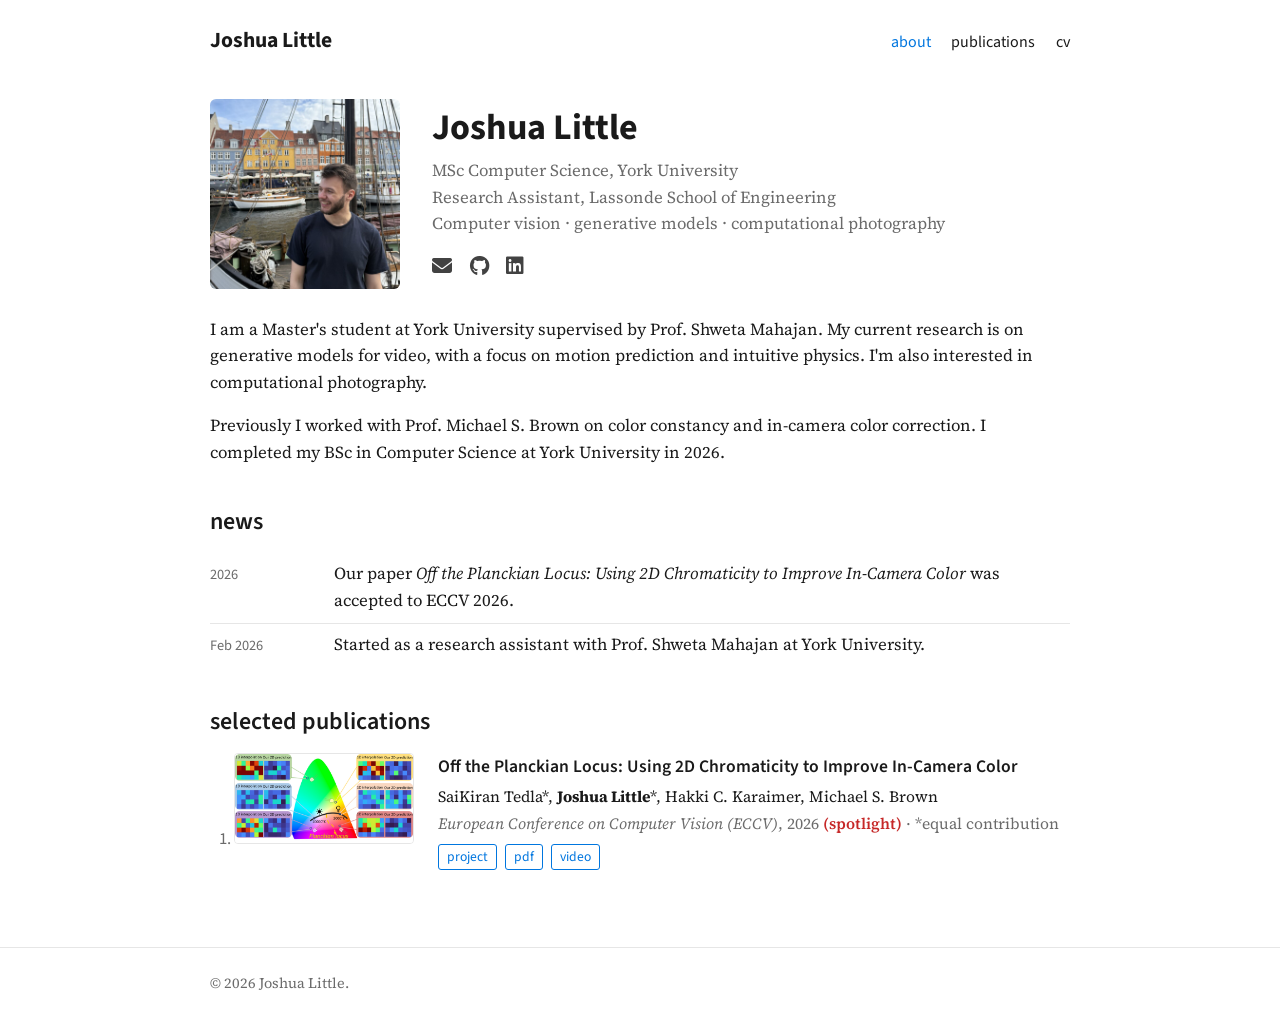
<file: index.html>
<!DOCTYPE html>
<html lang="en">

<head>
  <meta charset="utf-8">
  <meta name="viewport" content="width=device-width, initial-scale=1, shrink-to-fit=no">
  <title>Joshua Little</title>
  <meta name="description" content="Joshua Little — MSc student in Computer Science at York University, working on computer vision and computational photography.">

  <link rel="preconnect" href="https://fonts.googleapis.com">
  <link rel="preconnect" href="https://fonts.gstatic.com" crossorigin>
  <link rel="stylesheet" href="https://fonts.googleapis.com/css2?family=Source+Serif+4:ital,wght@0,400;0,600;0,700;1,400&family=Source+Sans+3:wght@400;600;700&display=swap">
  <link rel="stylesheet" href="https://cdnjs.cloudflare.com/ajax/libs/font-awesome/6.5.2/css/all.min.css" crossorigin="anonymous" referrerpolicy="no-referrer">

  <link rel="stylesheet" href="/assets/css/main.css">
  <link rel="canonical" href="/">
</head>

<body>

  <!-- Header -->
  <header class="site-header">
    <div class="container">
      <nav class="site-nav">
        <a class="site-title" href="/">Joshua Little</a>
        <span class="nav-links">
          <a href="/" class="active">about</a>
          <a href="/publications.html">publications</a>
          <a href="/assets/pdf/cv.pdf">cv</a>
        </span>
      </nav>
    </div>
  </header>

  <!-- Content -->
  <main>
    <div class="container">

      <div class="profile-section">
        <img class="profile-img" src="/assets/img/prof_pic.jpg" alt="Joshua Little">
        <div class="profile-info">
          <h1 class="profile-name">Joshua Little</h1>
          <p class="profile-desc">
            MSc Computer Science, York University<br>
            Research Assistant, Lassonde School of Engineering<br>
            Computer vision &middot; generative models &middot; computational photography
          </p>
          <div class="profile-social">
            <a href="mailto:jelittle@yorku.ca" title="Email"><i class="fas fa-envelope"></i></a>
            <a href="https://github.com/jelittle" target="_blank" rel="noopener" title="GitHub"><i class="fab fa-github"></i></a>
            <a href="https://www.linkedin.com/in/joshelittle/" target="_blank" rel="noopener" title="LinkedIn"><i class="fab fa-linkedin"></i></a>
          </div>
        </div>
      </div>

      <!-- About -->
      <section class="about-content">
        <p>
          I am a Master's student at York University supervised by Prof. Shweta Mahajan. My current
          research is on generative models for video, with a focus on motion prediction and intuitive
          physics. I'm also interested in computational photography.
        </p>

        <p>
          Previously I worked with Prof. Michael S. Brown on color constancy and in-camera color
          correction. I completed my BSc in Computer Science at York University in 2026.
        </p>
      </section>

      <!-- News -->
      <section class="news-section">
        <h2>news</h2>
        <ul class="news-list">
          <li class="news-item">
            <span class="news-date">2026</span>
            <span class="news-content">
              Our paper <em>Off the Planckian Locus: Using 2D Chromaticity to Improve In-Camera Color</em>
              was accepted to ECCV 2026.
            </span>
          </li>
          <li class="news-item">
            <span class="news-date">Feb 2026</span>
            <span class="news-content">
              Started as a research assistant with Prof. Shweta Mahajan at York University.
            </span>
          </li>
        </ul>
      </section>

      <!-- Selected publications -->
      <section class="publications">
        <h2>selected publications</h2>
        <ol class="bibliography">
          <li>
            <div class="pub-entry">
              <div class="pub-thumbnail">
                <img src="/assets/img/publication/thumbnail/eccv2026-planckian.png" class="publication-img" alt="Off the Planckian Locus">
              </div>
              <div class="pub-details" id="tedla2026planckian">
                <div class="pub-title">
                  <a href="https://ccmmlp.github.io/" target="_blank" rel="noopener">Off the Planckian Locus: Using 2D Chromaticity to Improve In-Camera Color</a>
                </div>
                <div class="pub-authors">
                  SaiKiran Tedla*, <strong>Joshua Little</strong>*, Hakki C. Karaimer, Michael S. Brown
                </div>
                <div class="pub-venue">
                  <em>European Conference on Computer Vision (ECCV)</em>, 2026 <span class="pub-award">(spotlight)</span>
                  <span>&middot; *equal contribution</span>
                </div>
                <div class="pub-links">
                  <a href="https://ccmmlp.github.io/" class="pub-link" target="_blank">project</a>
                  <a href="https://arxiv.org/abs/2511.17133" class="pub-link" target="_blank">pdf</a>
                  <a href="https://www.youtube.com/watch?v=vRalX0D2IlI" class="pub-link" target="_blank">video</a>
                </div>
              </div>
            </div>
          </li>
        </ol>
      </section>

    </div>
  </main>

  <!-- Footer -->
  <footer>
    <div class="container">
      &copy; 2026 Joshua Little.
    </div>
  </footer>

</body>

</html>
</file>
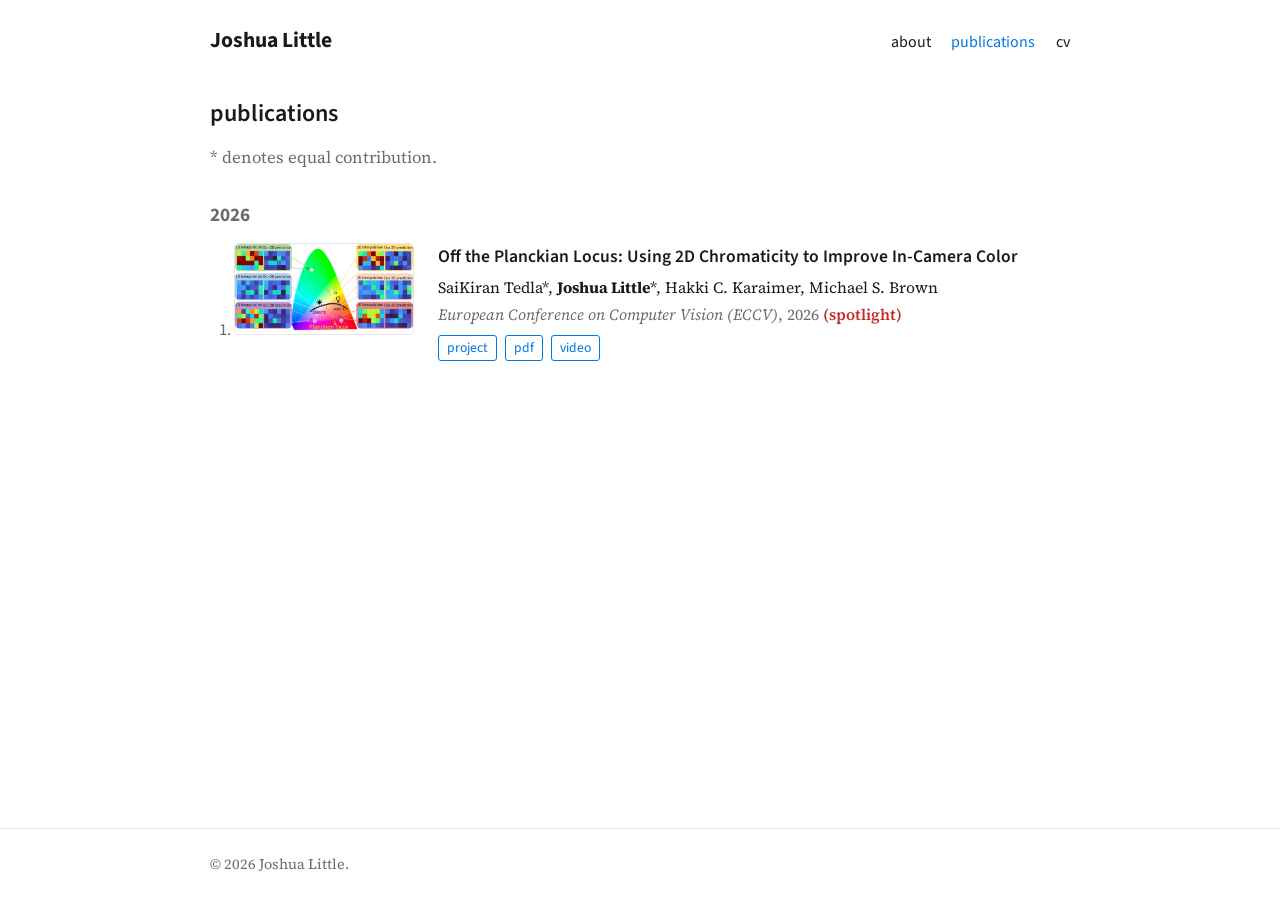
<file: publications.html>
<!DOCTYPE html>
<html lang="en">

<head>
  <meta charset="utf-8">
  <meta name="viewport" content="width=device-width, initial-scale=1, shrink-to-fit=no">
  <title>publications | Joshua Little</title>
  <meta name="description" content="Publications by Joshua Little.">

  <link rel="preconnect" href="https://fonts.googleapis.com">
  <link rel="preconnect" href="https://fonts.gstatic.com" crossorigin>
  <link rel="stylesheet" href="https://fonts.googleapis.com/css2?family=Source+Serif+4:ital,wght@0,400;0,600;0,700;1,400&family=Source+Sans+3:wght@400;600;700&display=swap">
  <link rel="stylesheet" href="https://cdnjs.cloudflare.com/ajax/libs/font-awesome/6.5.2/css/all.min.css" crossorigin="anonymous" referrerpolicy="no-referrer">

  <link rel="stylesheet" href="/assets/css/main.css">
  <link rel="canonical" href="/publications.html">
</head>

<body>

  <!-- Header -->
  <header class="site-header">
    <div class="container">
      <nav class="site-nav">
        <a class="site-title" href="/">Joshua Little</a>
        <span class="nav-links">
          <a href="/">about</a>
          <a href="/publications.html" class="active">publications</a>
          <a href="/assets/pdf/cv.pdf">cv</a>
        </span>
      </nav>
    </div>
  </header>

  <!-- Content -->
  <main>
    <div class="container">

      <section>
        <h2 style="margin-top:2rem">publications</h2>
        <p style="color:var(--muted)">
          <!-- TODO: optional note, e.g. a link to your Google Scholar profile. -->
          * denotes equal contribution.
        </p>

        <h3 class="year-heading">2026</h3>
        <ol class="bibliography">
          <li>
            <div class="pub-entry">
              <div class="pub-thumbnail">
                <img src="/assets/img/publication/thumbnail/eccv2026-planckian.png" class="publication-img" alt="Off the Planckian Locus">
              </div>
              <div class="pub-details" id="tedla2026planckian">
                <div class="pub-title">
                  <a href="https://ccmmlp.github.io/" target="_blank" rel="noopener">Off the Planckian Locus: Using 2D Chromaticity to Improve In-Camera Color</a>
                </div>
                <div class="pub-authors">
                  SaiKiran Tedla*, <strong>Joshua Little</strong>*, Hakki C. Karaimer, Michael S. Brown
                </div>
                <div class="pub-venue">
                  <em>European Conference on Computer Vision (ECCV)</em>, 2026 <span class="pub-award">(spotlight)</span>
                </div>
                <div class="pub-links">
                  <a href="https://ccmmlp.github.io/" class="pub-link" target="_blank">project</a>
                  <a href="https://arxiv.org/abs/2511.17133" class="pub-link" target="_blank">pdf</a>
                  <a href="https://www.youtube.com/watch?v=vRalX0D2IlI" class="pub-link" target="_blank">video</a>
                </div>
              </div>
            </div>
          </li>
        </ol>

        <!-- TODO: duplicate the <h3 class="year-heading"> + <ol class="bibliography"> block
             above for each additional year. -->

      </section>

    </div>
  </main>

  <!-- Footer -->
  <footer>
    <div class="container">
      &copy; 2026 Joshua Little.
    </div>
  </footer>

</body>

</html>
</file>
<file: assets/css/main.css>
/* ---------------------------------------------------------------
   Joshua Little — personal site
   Minimal academic layout: serif body, sans-serif UI, single column.
   --------------------------------------------------------------- */

:root {
  --bg: #ffffff;
  --text: #1a1a1a;
  --muted: #6b6b6b;
  --rule: #e6e6e6;
  --link: #0076df;
  --link-hover: #00369f;
  --icon: #424242;
  --accent-red: #c62828;
  --serif: "Source Serif 4", Georgia, "Times New Roman", serif;
  --sans: "Source Sans 3", "Helvetica Neue", Helvetica, Arial, sans-serif;
  --container: 900px;
}

@media (prefers-color-scheme: dark) {
  :root {
    --bg: #1e1e1e;
    --text: #e8e8e8;
    --muted: #a3a3a3;
    --rule: #3a3a3a;
    --link: #2698ba;
    --link-hover: #7ccce4;
    --icon: #cfcfcf;
    --accent-red: #ff7b72;
  }
}

*,
*::before,
*::after {
  box-sizing: border-box;
}

html {
  -webkit-text-size-adjust: 100%;
}

body {
  margin: 0;
  background-color: var(--bg);
  color: var(--text);
  font-family: var(--serif);
  font-size: 1.05rem;
  line-height: 1.6;
  display: flex;
  flex-direction: column;
  min-height: 100vh;
}

.container {
  width: 100%;
  max-width: var(--container);
  margin: 0 auto;
  padding: 0 1.25rem;
}

a {
  color: var(--link);
  text-decoration: none;
}

a:hover {
  color: var(--link-hover);
  text-decoration: underline;
}

p {
  margin: 0 0 1rem;
}

h1,
h2,
h3 {
  font-family: var(--sans);
  font-weight: 600;
  line-height: 1.25;
  margin: 0;
}

h2 {
  font-size: 1.5rem;
  margin-bottom: 1rem;
}

/* ---------------------------------------------------------------
   Header / nav
   --------------------------------------------------------------- */

.site-header {
  padding: 1.5rem 0 0.5rem;
}

.site-nav {
  display: flex;
  flex-wrap: wrap;
  align-items: baseline;
  justify-content: space-between;
  gap: 0.5rem 1rem;
  font-family: var(--sans);
}

.site-title {
  font-size: 1.35rem;
  font-weight: 700;
  color: var(--text);
}

.site-title:hover {
  color: var(--link);
  text-decoration: none;
}

.nav-links a {
  color: var(--text);
  margin-left: 1.1rem;
  font-size: 1rem;
}

.nav-links a:first-child {
  margin-left: 0;
}

.nav-links a:hover,
.nav-links a.active {
  color: var(--link);
  text-decoration: none;
}

/* ---------------------------------------------------------------
   Profile
   --------------------------------------------------------------- */

main {
  flex: 1 0 auto;
  padding-bottom: 2rem;
}

.profile-section {
  display: flex;
  align-items: center;
  gap: 2rem;
  margin: 2rem 0 1.75rem;
}

.profile-img {
  width: 190px;
  height: 190px;
  object-fit: cover;
  border-radius: 6px;
  flex-shrink: 0;
}

.profile-name {
  font-size: 2.25rem;
  font-weight: 700;
  margin-bottom: 0.5rem;
}

.profile-desc {
  color: var(--muted);
  margin-bottom: 0.75rem;
}

.profile-social a {
  color: var(--icon);
  font-size: 1.25rem;
  margin-right: 0.85rem;
}

.profile-social a:hover {
  color: var(--link);
}

/* ---------------------------------------------------------------
   Sections
   --------------------------------------------------------------- */

section {
  margin-bottom: 2.5rem;
}

.news-list {
  list-style: none;
  margin: 0;
  padding: 0;
}

.news-item {
  display: flex;
  gap: 1.25rem;
  padding: 0.5rem 0;
  border-bottom: 1px solid var(--rule);
}

.news-item:last-child {
  border-bottom: none;
}

.news-date {
  flex: 0 0 6.5rem;
  font-family: var(--sans);
  font-size: 0.9rem;
  color: var(--muted);
  padding-top: 0.15rem;
}

/* Publications ------------------------------------------------- */

.bibliography {
  margin: 0;
  padding-left: 1.5rem;
}

.bibliography > li {
  margin-bottom: 1.75rem;
}

.bibliography > li::marker {
  font-family: var(--sans);
  color: var(--muted);
}

.pub-entry {
  display: flex;
  gap: 1.5rem;
  align-items: flex-start;
}

.pub-thumbnail {
  flex: 0 0 180px;
}

.publication-img {
  width: 100%;
  border-radius: 4px;
  border: 1px solid var(--rule);
  display: block;
}

.pub-title {
  font-family: var(--sans);
  font-weight: 600;
  font-size: 1.1rem;
  margin-bottom: 0.2rem;
}

.pub-title a {
  color: var(--text);
}

.pub-title a:hover {
  color: var(--link);
}

.pub-authors {
  font-size: 0.98rem;
  margin-bottom: 0.15rem;
}

.pub-venue {
  color: var(--muted);
  font-size: 0.98rem;
  margin-bottom: 0.5rem;
}

.pub-award {
  color: var(--accent-red);
  font-weight: 600;
}

.pub-links {
  font-family: var(--sans);
  font-size: 0.85rem;
}

.pub-link {
  display: inline-block;
  border: 1px solid var(--link);
  border-radius: 3px;
  padding: 0.05rem 0.5rem;
  margin: 0 0.3rem 0.3rem 0;
}

.pub-link:hover {
  background-color: var(--link);
  color: #fff;
  text-decoration: none;
}

.year-heading {
  font-family: var(--sans);
  font-size: 1.2rem;
  font-weight: 700;
  color: var(--muted);
  margin: 2rem 0 1rem;
}

/* ---------------------------------------------------------------
   Footer
   --------------------------------------------------------------- */

footer {
  flex-shrink: 0;
  padding: 1.5rem 0;
  border-top: 1px solid var(--rule);
  color: var(--muted);
  font-size: 0.9rem;
}

/* ---------------------------------------------------------------
   Responsive
   --------------------------------------------------------------- */

@media (max-width: 640px) {
  .profile-section {
    flex-direction: column;
    align-items: flex-start;
    gap: 1.25rem;
  }

  .profile-name {
    font-size: 1.85rem;
  }

  .pub-entry {
    flex-direction: column;
    gap: 0.75rem;
  }

  .pub-thumbnail {
    flex: 0 0 auto;
    width: 100%;
    max-width: 260px;
  }

  .news-item {
    flex-direction: column;
    gap: 0.1rem;
  }

  .news-date {
    flex: 0 0 auto;
  }
}
</file>
